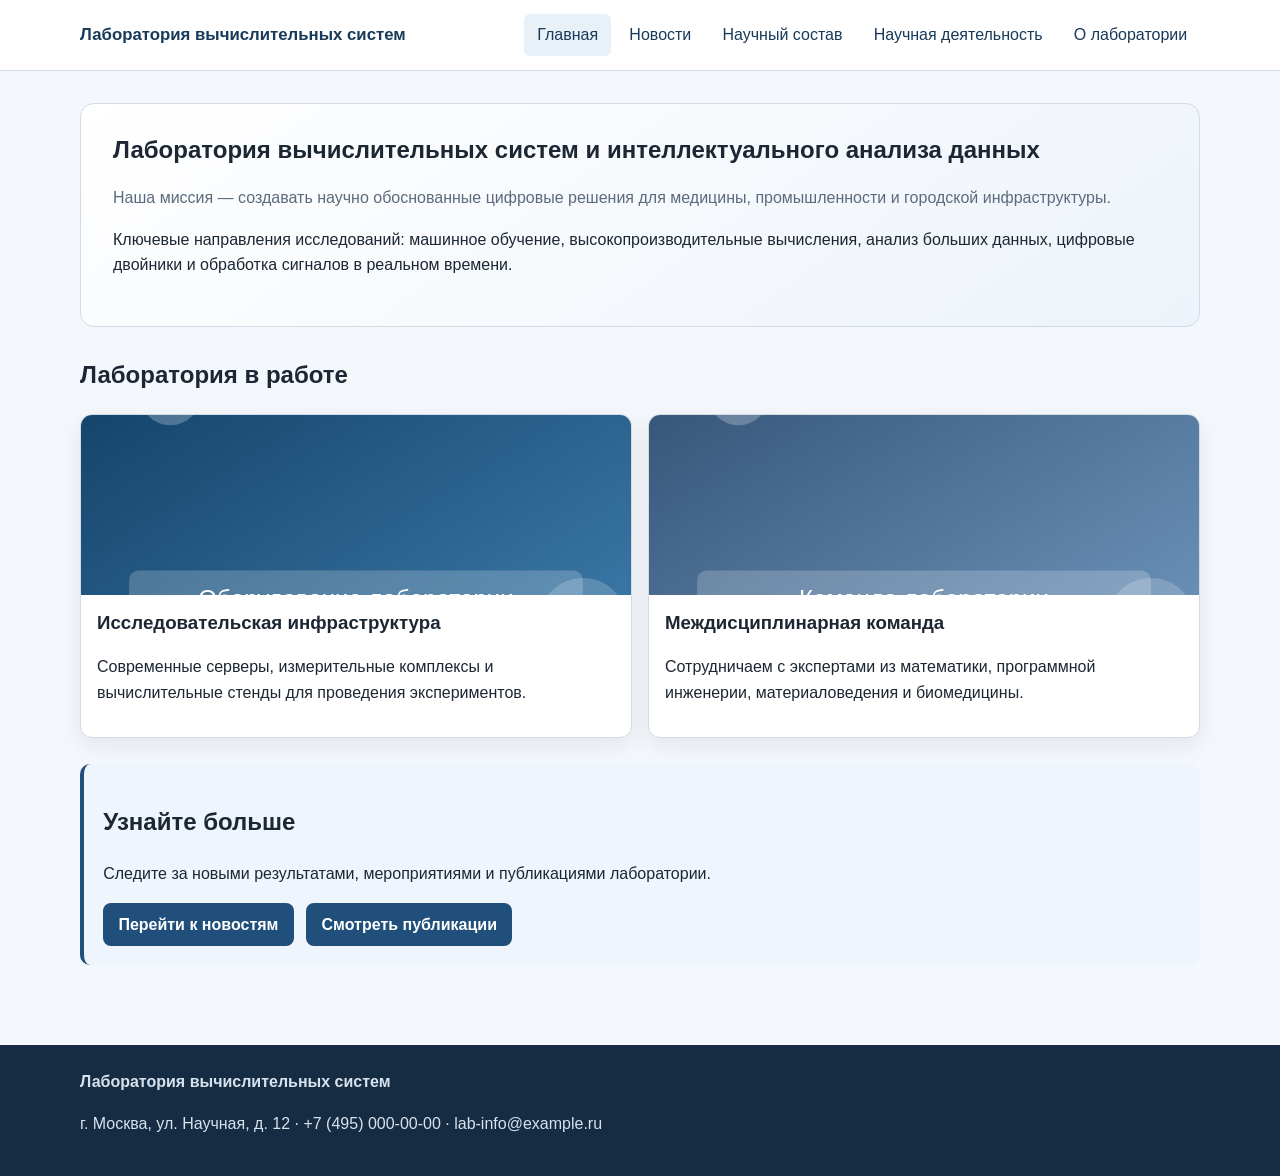
<file: index.html>
<!DOCTYPE html>
<html lang="ru">
<head>
  <meta charset="UTF-8" />
  <meta name="viewport" content="width=device-width, initial-scale=1.0" />
  <title>Лаборатория вычислительных систем — Главная</title>
  <link rel="stylesheet" href="assets/css/styles.css" />
  <script src="assets/js/main.js" defer></script>
</head>
<body>
  <header class="site-header">
    <div class="container header-inner">
      <a class="logo" href="index.html">Лаборатория вычислительных систем</a>
      <button class="nav-toggle" aria-label="Открыть меню" aria-expanded="false">Меню</button>
      <nav class="site-nav" aria-label="Основная навигация">
        <ul>
          <li><a href="index.html" data-page="index.html">Главная</a></li>
          <li><a href="news.html" data-page="news.html">Новости</a></li>
          <li><a href="team.html" data-page="team.html">Научный состав</a></li>
          <li><a href="research.html" data-page="research.html">Научная деятельность</a></li>
          <li><a href="about.html" data-page="about.html">О лаборатории</a></li>
        </ul>
      </nav>
    </div>
  </header>

  <main>
    <div class="container">
      <section class="hero">
        <h1>Лаборатория вычислительных систем и интеллектуального анализа данных</h1>
        <p class="subtitle">Наша миссия — создавать научно обоснованные цифровые решения для медицины, промышленности и городской инфраструктуры.</p>
        <p>Ключевые направления исследований: машинное обучение, высокопроизводительные вычисления, анализ больших данных, цифровые двойники и обработка сигналов в реальном времени.</p>
      </section>

      <section aria-labelledby="photo-title">
        <h2 id="photo-title">Лаборатория в работе</h2>
        <div class="card-grid">
          <article class="card">
            <img src="assets/img/lab-equipment.svg" alt="Научное оборудование лаборатории" />
            <div class="card-body">
              <h3>Исследовательская инфраструктура</h3>
              <p>Современные серверы, измерительные комплексы и вычислительные стенды для проведения экспериментов.</p>
            </div>
          </article>
          <article class="card">
            <img src="assets/img/lab-team.svg" alt="Команда исследователей во время обсуждения" />
            <div class="card-body">
              <h3>Междисциплинарная команда</h3>
              <p>Сотрудничаем с экспертами из математики, программной инженерии, материаловедения и биомедицины.</p>
            </div>
          </article>
        </div>
      </section>

      <section class="cta" aria-label="Навигация по ключевым разделам">
        <h2>Узнайте больше</h2>
        <p>Следите за новыми результатами, мероприятиями и публикациями лаборатории.</p>
        <div class="cta-links">
          <a class="button" href="news.html">Перейти к новостям</a>
          <a class="button" href="research.html">Смотреть публикации</a>
        </div>
      </section>
    </div>
  </main>

  <footer class="site-footer">
    <div class="container">
      <strong>Лаборатория вычислительных систем</strong>
      <p>г. Москва, ул. Научная, д. 12 · +7 (495) 000-00-00 · lab-info@example.ru</p>
    </div>
  </footer>
</body>
</html>
</file>
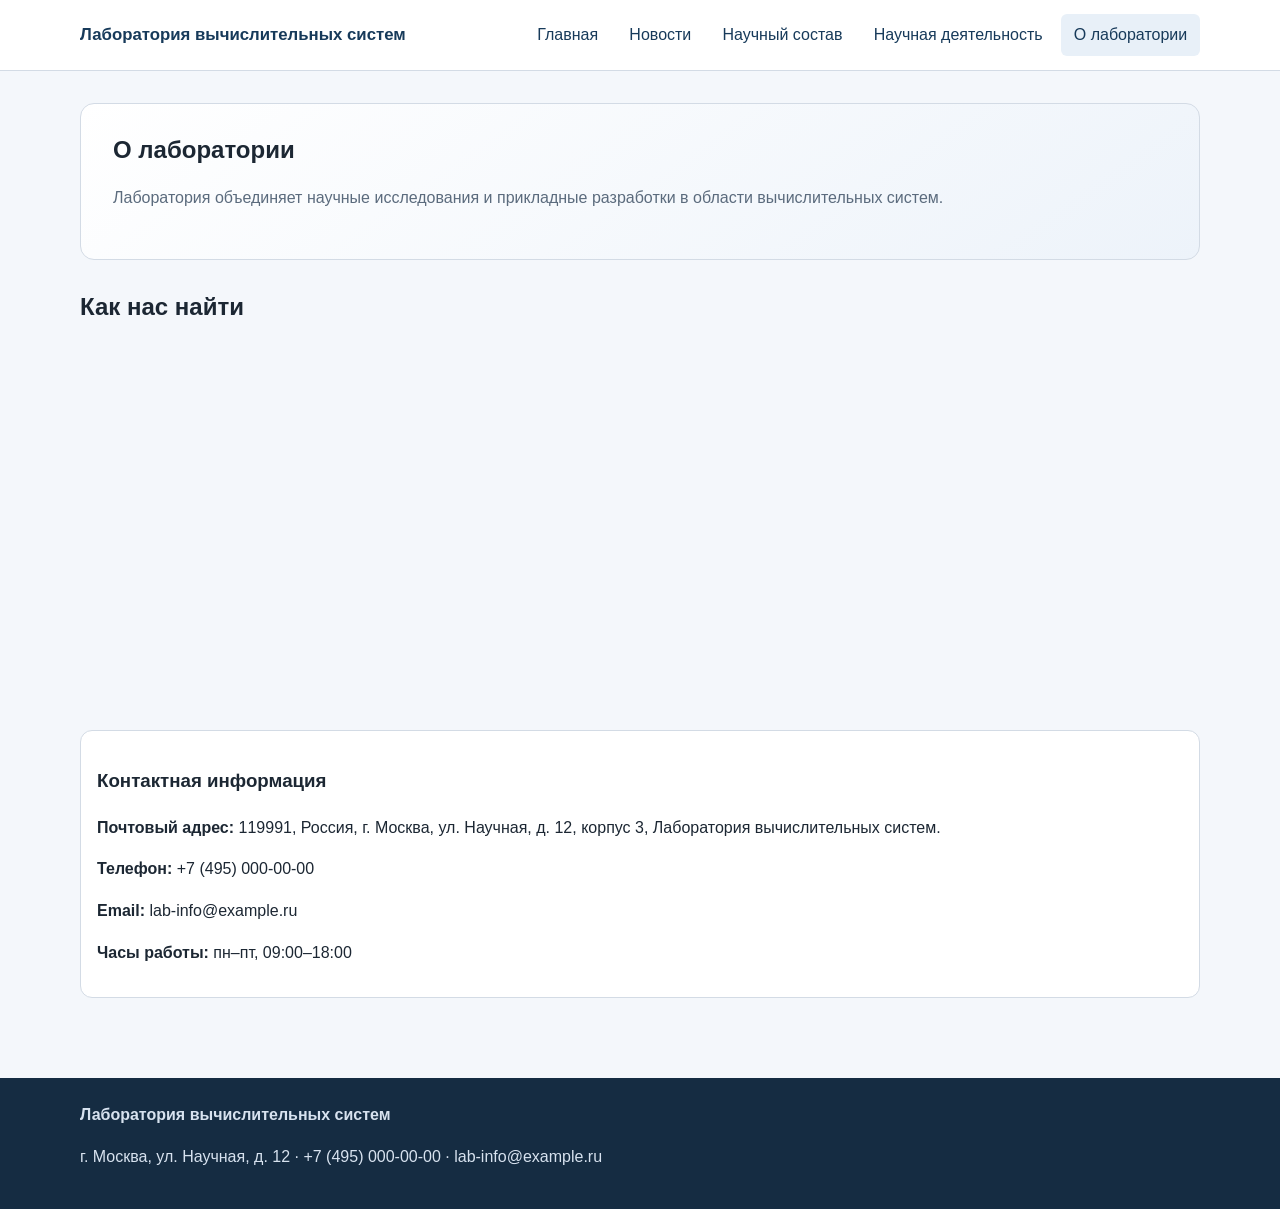
<file: about.html>
<!DOCTYPE html>
<html lang="ru">
<head>
  <meta charset="UTF-8" />
  <meta name="viewport" content="width=device-width, initial-scale=1.0" />
  <title>Лаборатория вычислительных систем — О лаборатории</title>
  <link rel="stylesheet" href="assets/css/styles.css" />
  <script src="assets/js/main.js" defer></script>
</head>
<body>
  <header class="site-header">
    <div class="container header-inner">
      <a class="logo" href="index.html">Лаборатория вычислительных систем</a>
      <button class="nav-toggle" aria-label="Открыть меню" aria-expanded="false">Меню</button>
      <nav class="site-nav" aria-label="Основная навигация">
        <ul>
          <li><a href="index.html" data-page="index.html">Главная</a></li>
          <li><a href="news.html" data-page="news.html">Новости</a></li>
          <li><a href="team.html" data-page="team.html">Научный состав</a></li>
          <li><a href="research.html" data-page="research.html">Научная деятельность</a></li>
          <li><a href="about.html" data-page="about.html">О лаборатории</a></li>
        </ul>
      </nav>
    </div>
  </header>

  <main>
    <div class="container">
      <section class="hero">
        <h1>О лаборатории</h1>
        <p class="subtitle">Лаборатория объединяет научные исследования и прикладные разработки в области вычислительных систем.</p>
      </section>

      <section aria-label="Расположение лаборатории">
        <h2>Как нас найти</h2>
        <iframe
          title="Карта расположения лаборатории"
          src="https://yandex.ru/map-widget/v1/?ll=37.617698%2C55.755864&z=12"
          loading="lazy"
          referrerpolicy="no-referrer-when-downgrade"></iframe>

        <div class="contact-block">
          <h3>Контактная информация</h3>
          <p><strong>Почтовый адрес:</strong> 119991, Россия, г. Москва, ул. Научная, д. 12, корпус 3, Лаборатория вычислительных систем.</p>
          <p><strong>Телефон:</strong> +7 (495) 000-00-00</p>
          <p><strong>Email:</strong> lab-info@example.ru</p>
          <p><strong>Часы работы:</strong> пн–пт, 09:00–18:00</p>
        </div>
      </section>
    </div>
  </main>

  <footer class="site-footer">
    <div class="container">
      <strong>Лаборатория вычислительных систем</strong>
      <p>г. Москва, ул. Научная, д. 12 · +7 (495) 000-00-00 · lab-info@example.ru</p>
    </div>
  </footer>
</body>
</html>
</file>
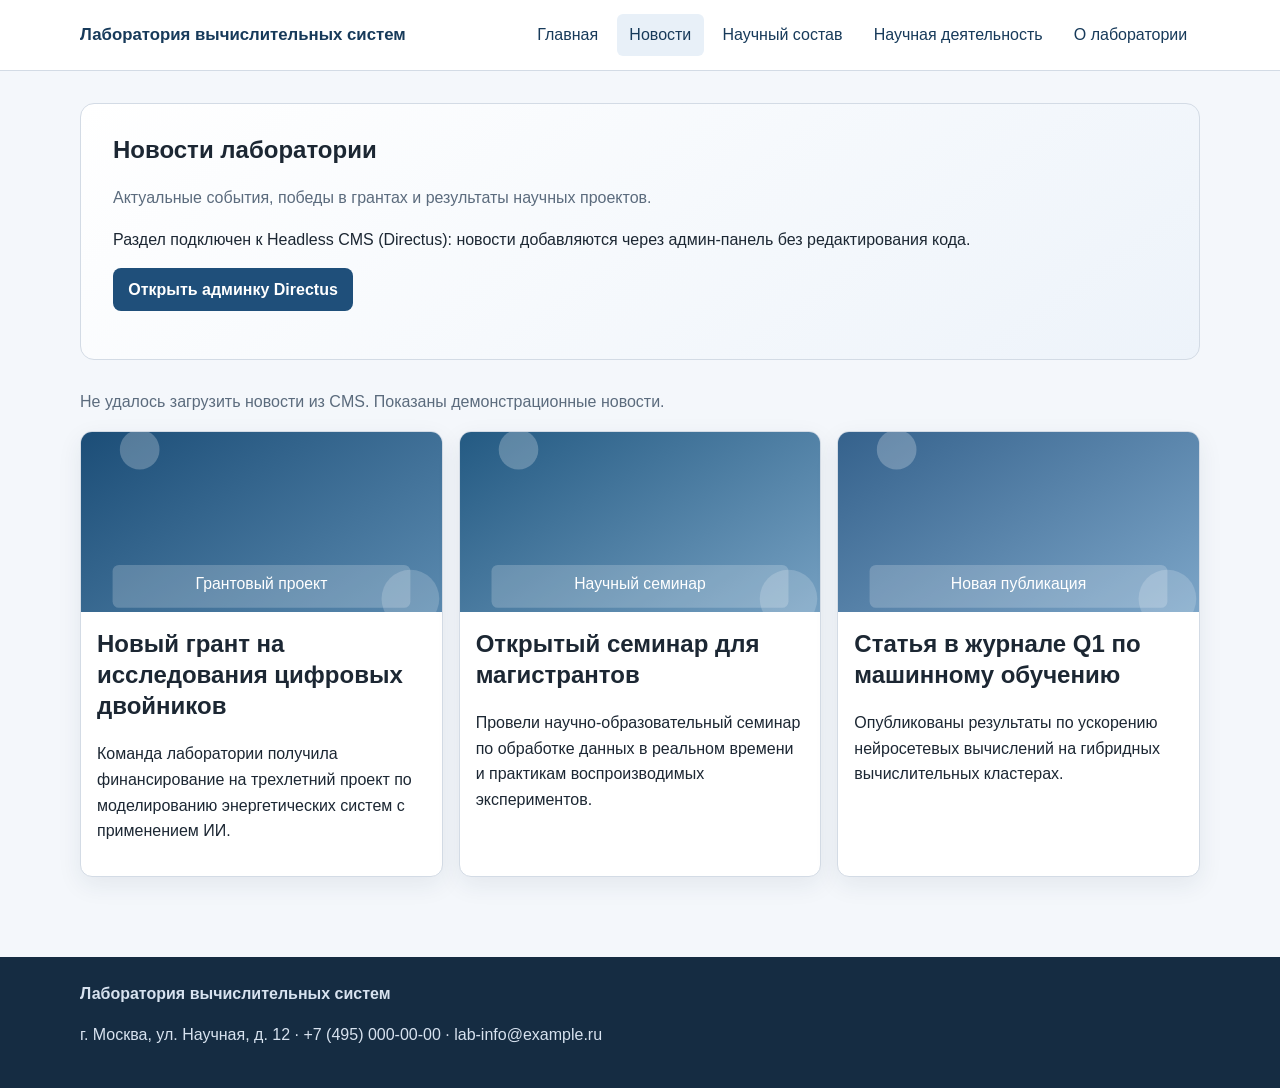
<file: news.html>
<!DOCTYPE html>
<html lang="ru">
<head>
  <meta charset="UTF-8" />
  <meta name="viewport" content="width=device-width, initial-scale=1.0" />
  <title>Лаборатория вычислительных систем — Новости</title>
  <link rel="stylesheet" href="assets/css/styles.css" />
  <script src="assets/js/cms-config.js" defer></script>
  <script src="assets/js/main.js" defer></script>
</head>
<body>
  <header class="site-header">
    <div class="container header-inner">
      <a class="logo" href="index.html">Лаборатория вычислительных систем</a>
      <button class="nav-toggle" aria-label="Открыть меню" aria-expanded="false">Меню</button>
      <nav class="site-nav" aria-label="Основная навигация">
        <ul>
          <li><a href="index.html" data-page="index.html">Главная</a></li>
          <li><a href="news.html" data-page="news.html">Новости</a></li>
          <li><a href="team.html" data-page="team.html">Научный состав</a></li>
          <li><a href="research.html" data-page="research.html">Научная деятельность</a></li>
          <li><a href="about.html" data-page="about.html">О лаборатории</a></li>
        </ul>
      </nav>
    </div>
  </header>

  <main>
    <div class="container">
      <section class="hero">
        <h1>Новости лаборатории</h1>
        <p class="subtitle">Актуальные события, победы в грантах и результаты научных проектов.</p>
        <p>Раздел подключен к Headless CMS (Directus): новости добавляются через админ-панель без редактирования кода.</p>
        <p><a class="button" href="http://localhost:8055/admin" target="_blank" rel="noopener noreferrer">Открыть админку Directus</a></p>
      </section>

      <p id="news-status" class="subtitle" role="status" aria-live="polite">Загрузка новостей...</p>
      <section id="news-list" class="card-grid" aria-label="Лента новостей"></section>
    </div>
  </main>

  <footer class="site-footer">
    <div class="container">
      <strong>Лаборатория вычислительных систем</strong>
      <p>г. Москва, ул. Научная, д. 12 · +7 (495) 000-00-00 · lab-info@example.ru</p>
    </div>
  </footer>
</body>
</html>
</file>
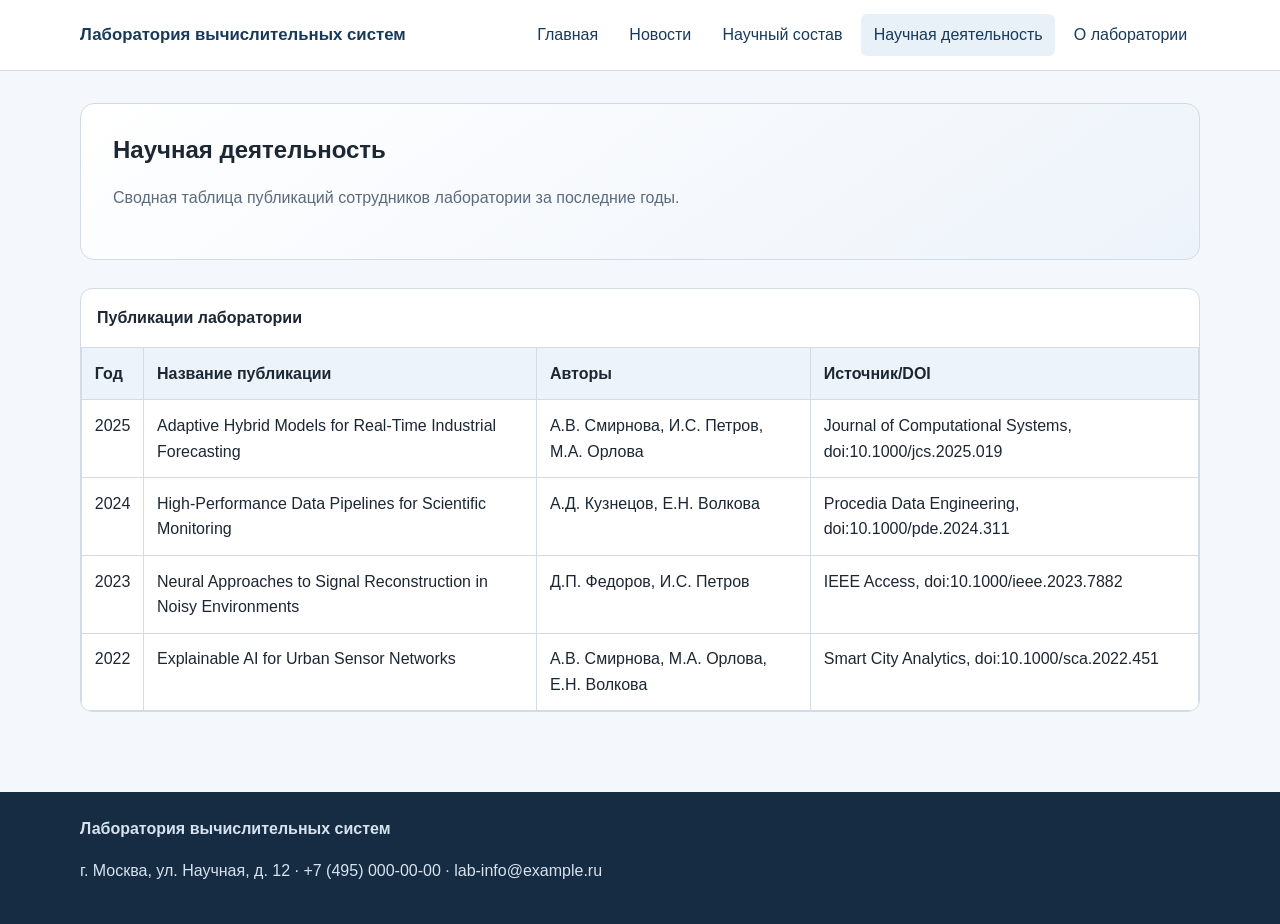
<file: research.html>
<!DOCTYPE html>
<html lang="ru">
<head>
  <meta charset="UTF-8" />
  <meta name="viewport" content="width=device-width, initial-scale=1.0" />
  <title>Лаборатория вычислительных систем — Научная деятельность</title>
  <link rel="stylesheet" href="assets/css/styles.css" />
  <script src="assets/js/main.js" defer></script>
</head>
<body>
  <header class="site-header">
    <div class="container header-inner">
      <a class="logo" href="index.html">Лаборатория вычислительных систем</a>
      <button class="nav-toggle" aria-label="Открыть меню" aria-expanded="false">Меню</button>
      <nav class="site-nav" aria-label="Основная навигация">
        <ul>
          <li><a href="index.html" data-page="index.html">Главная</a></li>
          <li><a href="news.html" data-page="news.html">Новости</a></li>
          <li><a href="team.html" data-page="team.html">Научный состав</a></li>
          <li><a href="research.html" data-page="research.html">Научная деятельность</a></li>
          <li><a href="about.html" data-page="about.html">О лаборатории</a></li>
        </ul>
      </nav>
    </div>
  </header>

  <main>
    <div class="container">
      <section class="hero">
        <h1>Научная деятельность</h1>
        <p class="subtitle">Сводная таблица публикаций сотрудников лаборатории за последние годы.</p>
      </section>

      <section class="table-wrapper" aria-label="Таблица публикаций">
        <table>
          <caption>Публикации лаборатории</caption>
          <thead>
            <tr>
              <th scope="col">Год</th>
              <th scope="col">Название публикации</th>
              <th scope="col">Авторы</th>
              <th scope="col">Источник/DOI</th>
            </tr>
          </thead>
          <tbody>
            <tr>
              <td>2025</td>
              <td>Adaptive Hybrid Models for Real-Time Industrial Forecasting</td>
              <td>А.В. Смирнова, И.С. Петров, М.А. Орлова</td>
              <td>Journal of Computational Systems, doi:10.1000/jcs.2025.019</td>
            </tr>
            <tr>
              <td>2024</td>
              <td>High-Performance Data Pipelines for Scientific Monitoring</td>
              <td>А.Д. Кузнецов, Е.Н. Волкова</td>
              <td>Procedia Data Engineering, doi:10.1000/pde.2024.311</td>
            </tr>
            <tr>
              <td>2023</td>
              <td>Neural Approaches to Signal Reconstruction in Noisy Environments</td>
              <td>Д.П. Федоров, И.С. Петров</td>
              <td>IEEE Access, doi:10.1000/ieee.2023.7882</td>
            </tr>
            <tr>
              <td>2022</td>
              <td>Explainable AI for Urban Sensor Networks</td>
              <td>А.В. Смирнова, М.А. Орлова, Е.Н. Волкова</td>
              <td>Smart City Analytics, doi:10.1000/sca.2022.451</td>
            </tr>
          </tbody>
        </table>
      </section>
    </div>
  </main>

  <footer class="site-footer">
    <div class="container">
      <strong>Лаборатория вычислительных систем</strong>
      <p>г. Москва, ул. Научная, д. 12 · +7 (495) 000-00-00 · lab-info@example.ru</p>
    </div>
  </footer>
</body>
</html>
</file>
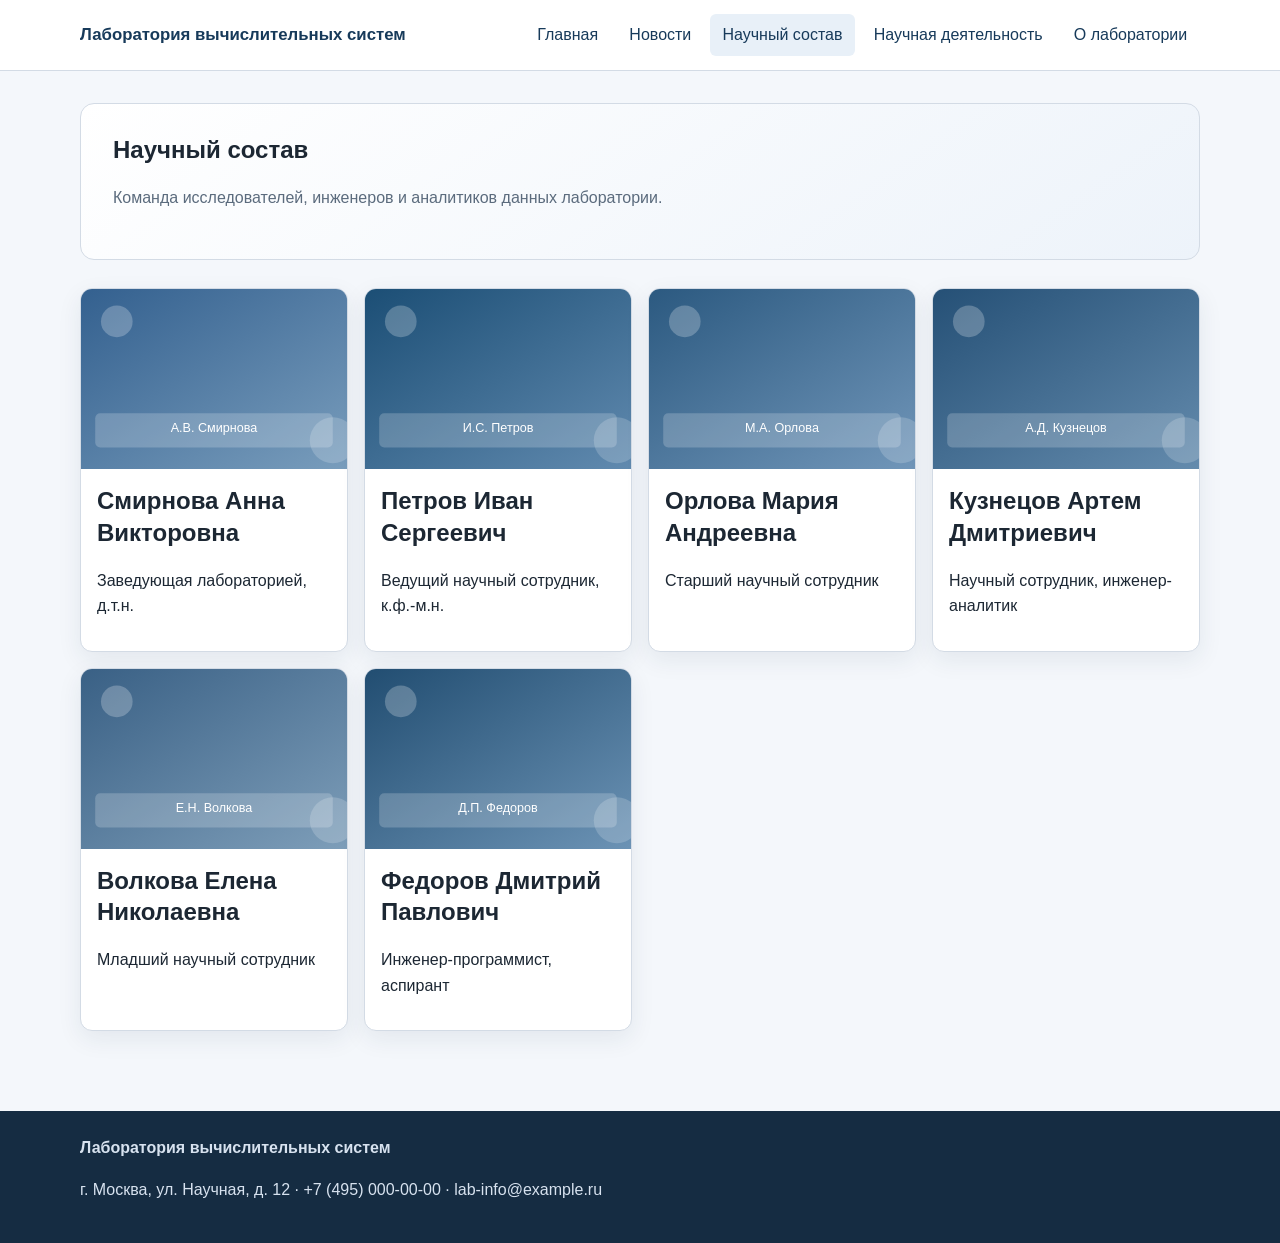
<file: team.html>
<!DOCTYPE html>
<html lang="ru">
<head>
  <meta charset="UTF-8" />
  <meta name="viewport" content="width=device-width, initial-scale=1.0" />
  <title>Лаборатория вычислительных систем — Научный состав</title>
  <link rel="stylesheet" href="assets/css/styles.css" />
  <script src="assets/js/main.js" defer></script>
</head>
<body>
  <header class="site-header">
    <div class="container header-inner">
      <a class="logo" href="index.html">Лаборатория вычислительных систем</a>
      <button class="nav-toggle" aria-label="Открыть меню" aria-expanded="false">Меню</button>
      <nav class="site-nav" aria-label="Основная навигация">
        <ul>
          <li><a href="index.html" data-page="index.html">Главная</a></li>
          <li><a href="news.html" data-page="news.html">Новости</a></li>
          <li><a href="team.html" data-page="team.html">Научный состав</a></li>
          <li><a href="research.html" data-page="research.html">Научная деятельность</a></li>
          <li><a href="about.html" data-page="about.html">О лаборатории</a></li>
        </ul>
      </nav>
    </div>
  </header>

  <main>
    <div class="container">
      <section class="hero">
        <h1>Научный состав</h1>
        <p class="subtitle">Команда исследователей, инженеров и аналитиков данных лаборатории.</p>
      </section>

      <section class="card-grid" aria-label="Карточки сотрудников">
        <article class="card">
          <img src="assets/img/team-1.svg" alt="Портрет Анны Смирновой" />
          <div class="card-body">
            <h2>Смирнова Анна Викторовна</h2>
            <p>Заведующая лабораторией, д.т.н.</p>
          </div>
        </article>
        <article class="card">
          <img src="assets/img/team-2.svg" alt="Портрет Ивана Петрова" />
          <div class="card-body">
            <h2>Петров Иван Сергеевич</h2>
            <p>Ведущий научный сотрудник, к.ф.-м.н.</p>
          </div>
        </article>
        <article class="card">
          <img src="assets/img/team-3.svg" alt="Портрет Марии Орловой" />
          <div class="card-body">
            <h2>Орлова Мария Андреевна</h2>
            <p>Старший научный сотрудник</p>
          </div>
        </article>
        <article class="card">
          <img src="assets/img/team-4.svg" alt="Портрет Артема Кузнецова" />
          <div class="card-body">
            <h2>Кузнецов Артем Дмитриевич</h2>
            <p>Научный сотрудник, инженер-аналитик</p>
          </div>
        </article>
        <article class="card">
          <img src="assets/img/team-5.svg" alt="Портрет Елены Волковой" />
          <div class="card-body">
            <h2>Волкова Елена Николаевна</h2>
            <p>Младший научный сотрудник</p>
          </div>
        </article>
        <article class="card">
          <img src="assets/img/team-6.svg" alt="Портрет Дмитрия Федорова" />
          <div class="card-body">
            <h2>Федоров Дмитрий Павлович</h2>
            <p>Инженер-программист, аспирант</p>
          </div>
        </article>
      </section>
    </div>
  </main>

  <footer class="site-footer">
    <div class="container">
      <strong>Лаборатория вычислительных систем</strong>
      <p>г. Москва, ул. Научная, д. 12 · +7 (495) 000-00-00 · lab-info@example.ru</p>
    </div>
  </footer>
</body>
</html>
</file>
<file: assets/css/styles.css>
:root {
  --bg: #f4f7fb;
  --surface: #ffffff;
  --primary: #1f4f7a;
  --primary-dark: #173a5a;
  --muted: #5b6b7d;
  --border: #d3dbe5;
  --text: #1c2733;
  --shadow: 0 8px 24px rgba(20, 48, 74, 0.08);
}

* {
  box-sizing: border-box;
}

body {
  margin: 0;
  font-family: "Inter", "Segoe UI", Roboto, Arial, sans-serif;
  color: var(--text);
  background: var(--bg);
  line-height: 1.6;
}

a {
  color: var(--primary);
  text-decoration: none;
}

a:hover,
a:focus-visible {
  text-decoration: underline;
}

.container {
  width: min(1120px, 92%);
  margin: 0 auto;
}

.site-header {
  background: var(--surface);
  border-bottom: 1px solid var(--border);
  position: sticky;
  top: 0;
  z-index: 10;
}

.header-inner {
  display: flex;
  align-items: center;
  justify-content: space-between;
  gap: 1rem;
  padding: 0.9rem 0;
}

.logo {
  font-weight: 700;
  color: var(--primary-dark);
  font-size: 1.05rem;
}

.nav-toggle {
  display: none;
  background: transparent;
  border: 1px solid var(--border);
  border-radius: 6px;
  padding: 0.4rem 0.6rem;
  color: var(--primary-dark);
}

.site-nav ul {
  list-style: none;
  margin: 0;
  padding: 0;
  display: flex;
  gap: 0.35rem;
}

.site-nav a {
  display: inline-block;
  padding: 0.5rem 0.8rem;
  border-radius: 6px;
  color: var(--primary-dark);
  font-weight: 500;
}

.site-nav a:hover,
.site-nav a:focus-visible,
.site-nav a.active {
  background: #e8f0f8;
  text-decoration: none;
}

main {
  padding: 2rem 0 3rem;
}

.hero {
  background: linear-gradient(145deg, #ffffff, #edf3fa);
  border: 1px solid var(--border);
  border-radius: 14px;
  padding: 2rem;
  margin-bottom: 1.8rem;
}

.hero h1 {
  margin-top: 0;
  line-height: 1.2;
}

.subtitle {
  color: var(--muted);
}

.card-grid {
  display: grid;
  grid-template-columns: repeat(auto-fit, minmax(240px, 1fr));
  gap: 1rem;
}

.card {
  background: var(--surface);
  border: 1px solid var(--border);
  border-radius: 12px;
  overflow: hidden;
  box-shadow: var(--shadow);
}

.card img {
  width: 100%;
  height: 180px;
  object-fit: cover;
  display: block;
}

.card-body {
  padding: 1rem;
}

.card h2,
.card h3 {
  margin-top: 0;
  line-height: 1.3;
}

.cta {
  margin-top: 1.6rem;
  padding: 1.2rem;
  border-left: 4px solid var(--primary);
  background: #eef5fc;
  border-radius: 10px;
}

.cta-links {
  display: flex;
  gap: 0.8rem;
  flex-wrap: wrap;
}

.button {
  display: inline-block;
  background: var(--primary);
  color: #fff;
  padding: 0.55rem 0.95rem;
  border-radius: 8px;
  font-weight: 600;
}

.button:hover,
.button:focus-visible {
  background: var(--primary-dark);
  text-decoration: none;
}

.table-wrapper {
  overflow-x: auto;
  background: var(--surface);
  border-radius: 12px;
  border: 1px solid var(--border);
}

table {
  width: 100%;
  min-width: 680px;
  border-collapse: collapse;
}

caption {
  caption-side: top;
  text-align: left;
  font-weight: 600;
  padding: 1rem;
}

th,
td {
  border: 1px solid var(--border);
  padding: 0.8rem;
  text-align: left;
  vertical-align: top;
}

th {
  background: #ecf3fa;
}

iframe {
  width: 100%;
  min-height: 360px;
  border: 0;
  border-radius: 12px;
}

.contact-block {
  margin-top: 1rem;
  background: var(--surface);
  border: 1px solid var(--border);
  border-radius: 12px;
  padding: 1rem;
}

.site-footer {
  background: #152c42;
  color: #d7e2ef;
  padding: 1.5rem 0;
  margin-top: 2rem;
}

.site-footer a {
  color: #f4fbff;
}

@media (max-width: 860px) {
  .nav-toggle {
    display: inline-block;
  }

  .site-nav {
    display: none;
    width: 100%;
  }

  .site-nav.open {
    display: block;
  }

  .site-nav ul {
    flex-direction: column;
    padding-top: 0.6rem;
  }

  .header-inner {
    flex-wrap: wrap;
  }

  .site-nav a {
    width: 100%;
    padding: 0.6rem;
  }
}
</file>
